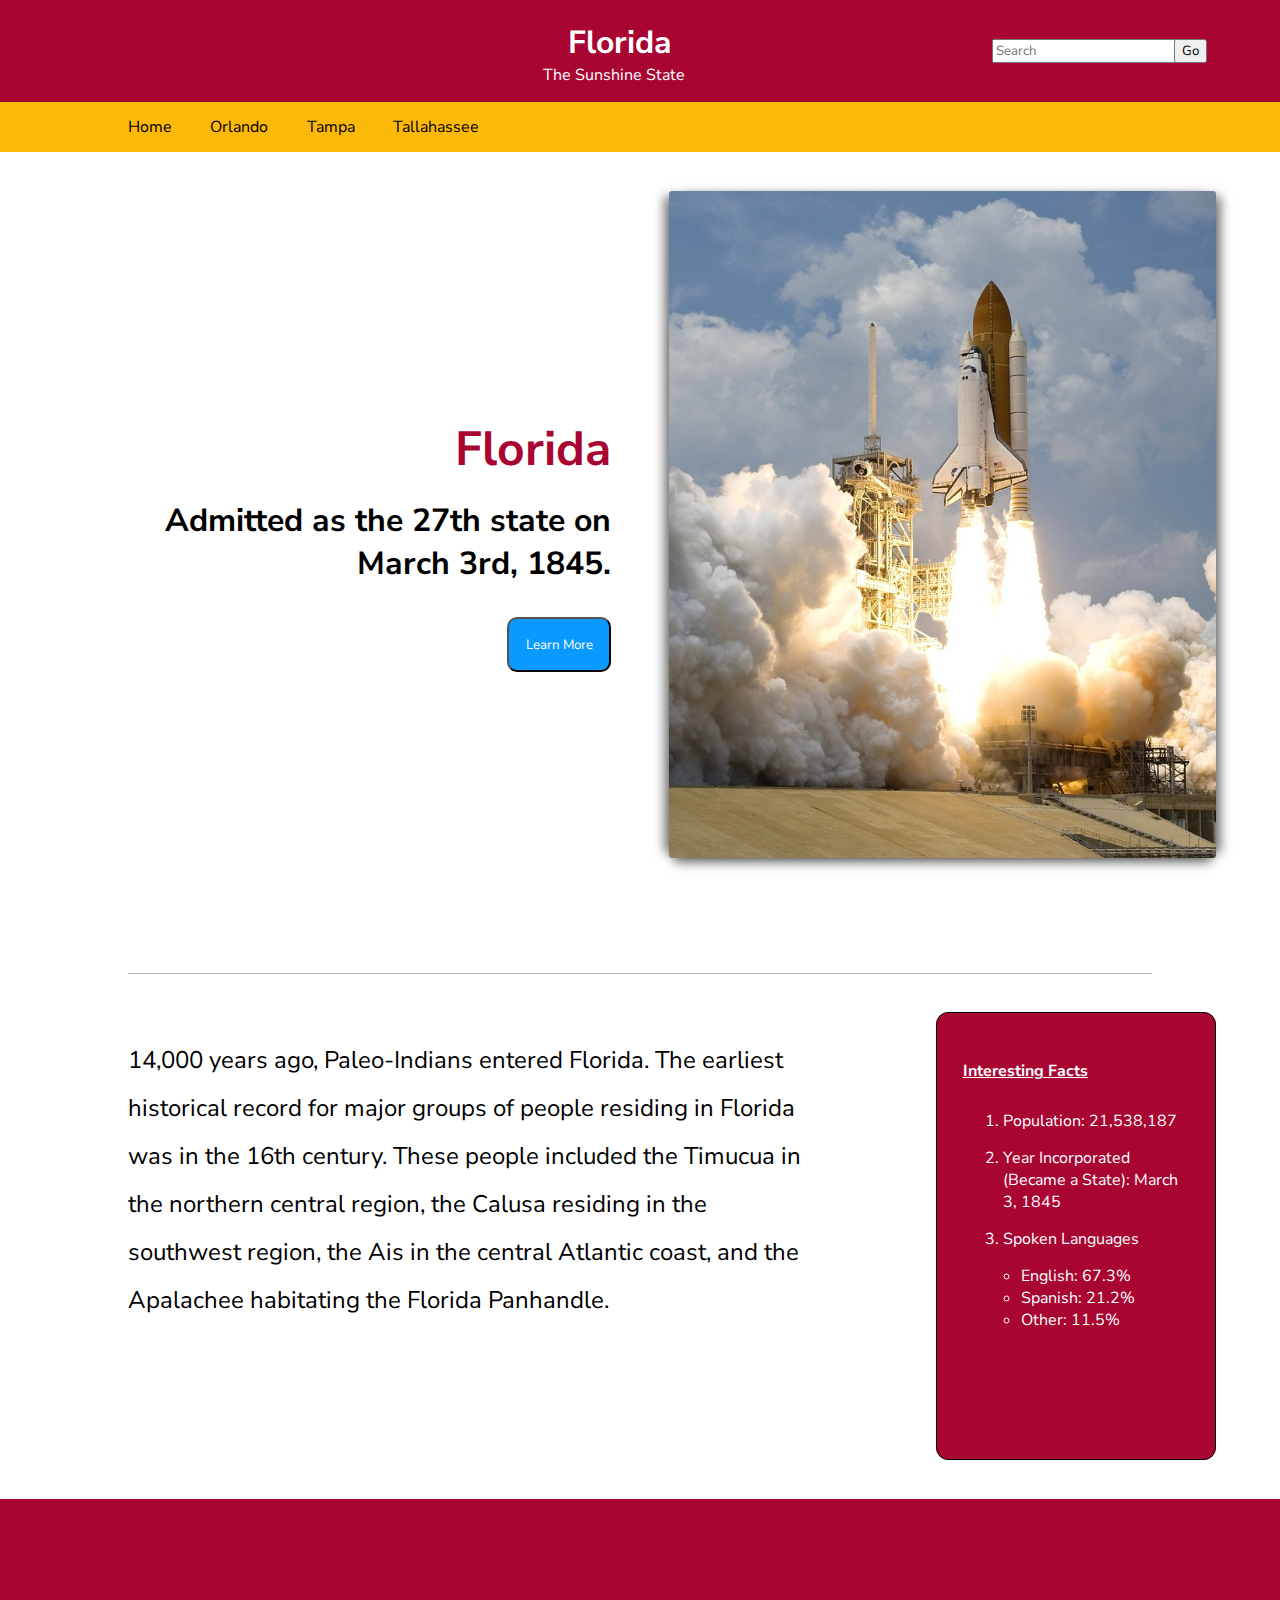
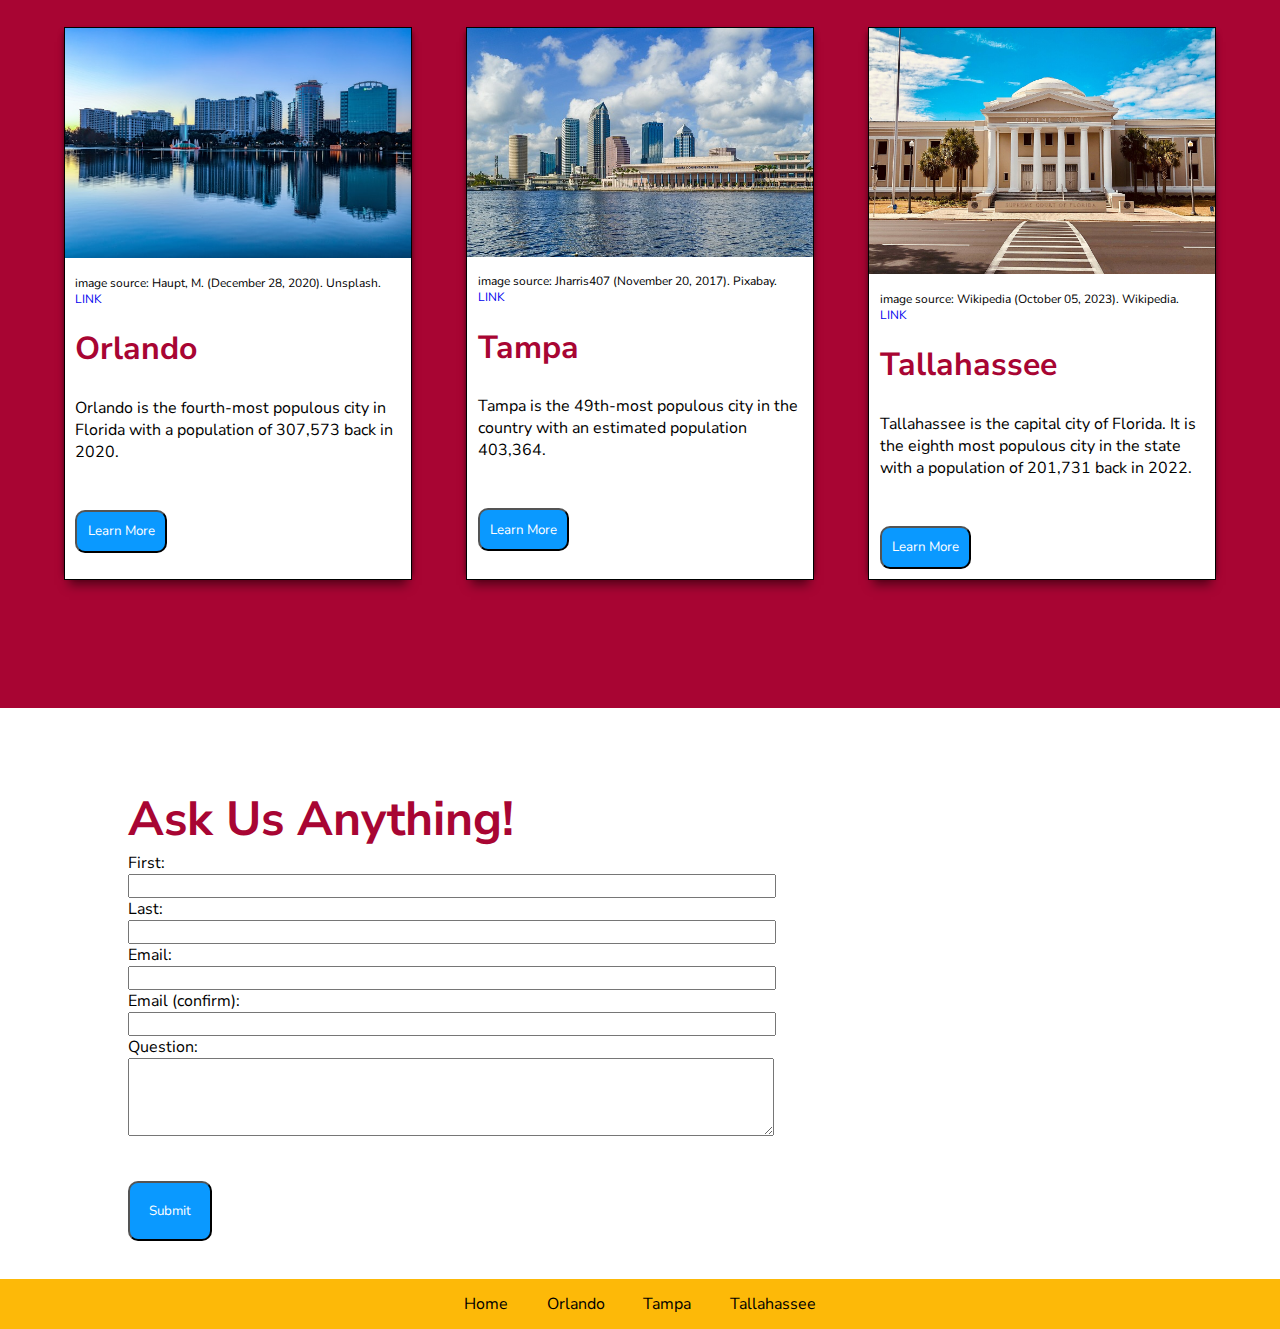
<file: index.html>
<!DOCTYPE html>
<!--[if lt IE 7]>      <html class="no-js lt-ie9 lt-ie8 lt-ie7"> <![endif]-->
<!--[if IE 7]>         <html class="no-js lt-ie9 lt-ie8"> <![endif]-->
<!--[if IE 8]>         <html class="no-js lt-ie9"> <![endif]-->
<!--[if gt IE 8]>      <html class="no-js"> <!--<![endif]-->
<html>
  <head>
    <meta charset="utf-8" />
    <meta http-equiv="X-UA-Compatible" content="IE=edge" />
    <title>Florida - The Sunshine State</title>
    <meta
      name="description"
      content="This website is strictly for demonstration purposes used for WGU's D277 - Front End Development course."
    />
    <meta name="viewport" content="width=device-width, initial-scale=1" />
    <link rel="stylesheet" href="./styles/index.css" />
    <link rel="stylesheet" href="./styles/global.css" />
    <link rel="preconnect" href="https://fonts.googleapis.com" />
    <link rel="preconnect" href="https://fonts.gstatic.com" crossorigin />
    <link
      href="https://fonts.googleapis.com/css2?family=Nunito+Sans:ital,opsz,wght@0,6..12,200..1000;1,6..12,200..1000&display=swap"
      rel="stylesheet"
    />
  </head>
  <body>
    <header>
      <div class="leftHeader">
        <h1 class="h1">Florida</h1>
        <p class="subtext">The Sunshine State</p>
      </div>
      <div class="search">
        <form><input class="input" placeholder="Search" /></form>
        <button class="button">Go</button>
      </div>
    </header>
    <nav>
      <ul class="ul">
        <li class="li">
          <a class="link" href="./index.html" target="_self">Home</a>
        </li>
        <li class="li">
          <a class="link" href="./orlando.html" target="_self">Orlando</a>
        </li>
        <li class="li">
          <a class="link" href="./tampa.html" target="_self">Tampa</a>
        </li>
        <li class="li">
          <a class="link" href="./tallahassee.html" target="_self"
            >Tallahassee</a
          >
        </li>
      </ul>
    </nav>
    <main>
      <section class="hero">
        <div class="leftFlex">
          <h2 class="h2">Florida</h2>
          <h3 class="h3">Admitted as the 27th state on March 3rd, 1845.</h3>
          <a class="link" href="#about" target="_self"
            ><button class="secondBtn">Learn More</button></a
          >
        </div>
        <div class="imgContainer">
          <img
            src="./public/rocket.jpg"
            alt="space shuttle rocket launching from pad."
            class="img"
          />
          <p class="srcCaption">
            image source: WikiImages (January 03, 2013). Pixabay.
            https://pixabay.com/photos/rocket-launch-rocket-take-off-67643/
          </p>
        </div>
      </section>
      <div id="divider"></div>

      <section id="about" class="rowTwo">
        <p class="paragraph row2Text">
          14,000 years ago, Paleo-Indians entered Florida. The earliest
          historical record for major groups of people residing in Florida was
          in the 16th century. These people included the Timucua in the northern
          central region, the Calusa residing in the southwest region, the Ais
          in the central Atlantic coast, and the Apalachee habitating the
          Florida Panhandle.
        </p>
        <aside class="aside">
          <h4 class="h4">Interesting Facts</h4>
          <ol class="ol">
            <li>Population: 21,538,187</li>
            <li>Year Incorporated (Became a State): March 3, 1845</li>
            <li>Spoken Languages</li>
            <ul class="ul">
              <li>English: 67.3%</li>
              <li>Spanish: 21.2%</li>
              <li>Other: 11.5%</li>
            </ul>
          </ol>
        </aside>
      </section>
      <div class="clearfix"></div>
      <section class="rowThree">
        <!-- Orlando Card -->
        <div class="card">
          <img
            src="./public/orlando.jpg"
            alt="Orlando skyline and Lake Eola"
            class="cardImg"
          />
          <p class="cardSubtext">
            image source: Haupt, M. (December 28, 2020). Unsplash.
            <a
              href="https://unsplash.com/photos/city-skyline-across-body-of-water-during-daytime-Tyn3-Cljx-A"
              target="_blank"
              >LINK</a
            >
          </p>
          <h3 class="h3">Orlando</h3>
          <p class="cardText">
            Orlando is the fourth-most populous city in Florida with a
            population of 307,573 back in 2020.
          </p>
          <a class="link" href="./orlando.html" target="_self"
            ><button class="cardBtn secondBtn">Learn More</button></a
          >
        </div>
        <!-- Tampa Card -->
        <div class="card">
          <img
            src="./public/tampaSkyline.jpg"
            alt="Tampa skyline"
            class="cardImg"
          />
          <p class="cardSubtext">
            image source: Jharris407 (November 20, 2017). Pixabay.
            <a
              href="https://pixabay.com/photos/tampa-downtown-tampa-tampa-fl-2963497/"
              target="_blank"
              >LINK</a
            >
          </p>
          <h3 class="h3">Tampa</h3>
          <p class="cardText">
            Tampa is the 49th-most populous city in the country with an
            estimated population 403,364.
          </p>
          <a href="./tampa.html" target="_self"
            ><button class="cardBtn secondBtn">Learn More</button></a
          >
        </div>
        <!-- Tallahassee Card -->
        <div class="card">
          <img
            src="./public/tallahassee.jpg"
            alt="Tallahassee Florida Supreme Court Building"
            class="cardImg"
          />
          <p class="cardSubtext">
            image source: Wikipedia (October 05, 2023). Wikipedia.
            <a
              href="https://en.wikipedia.org/wiki/Tallahassee,_Florida#/media/File:Florida_Supreme_Court_2022.jpg"
              target="_blank"
              >LINK</a
            >
          </p>
          <h3 class="h3">Tallahassee</h3>
          <p class="cardText">
            Tallahassee is the capital city of Florida. It is the eighth most
            populous city in the state with a population of 201,731 back in
            2022.
          </p>
          <a href="./tallahassee.html" target="_self">
            <button class="cardBtn secondBtn">Learn More</button></a
          >
        </div>
      </section>
      <section class="formContainer">
        <h2 class="h2">Ask Us Anything!</h2>
        <form id="form" action="" method="post">
          <div class="group">
            <label for="first">First:</label>
            <input type="text" id="first" name="first" required />
          </div>
          <div class="group">
            <label for="last">Last:</label>
            <input type="text" id="last" name="last" required />
          </div>
          <div class="group">
            <label for="email">Email:</label>
            <input type="email" id="email" name="email" required />
          </div>
          <div class="group">
            <label for="confirmation">Email (confirm):</label>
            <input
              type="email"
              id="confirmation"
              name="confirmation"
              required
            />
          </div>
          <div class="group">
            <label for="question">Question:</label>
            <textarea
              id="question"
              name="question"
              rows="4"
              required
            ></textarea>
          </div>
          <div class="group">
            <div id="error" class="error">
              <p>*Your email addresses do not match. Please try again.</p>
            </div>
            <button class="secondBtn" type="submit">Submit</button>
          </div>
        </form>
      </section>
    </main>
    <footer class="footer">
      <ul class="ul">
        <li class="li">
          <a class="link" href="./index.html" target="_self">Home</a>
        </li>
        <li class="li">
          <a class="link" href="./orlando.html" target="_self">Orlando</a>
        </li>
        <li class="li">
          <a class="link" href="./tampa.html" target="_self">Tampa</a>
        </li>
        <li class="li">
          <a class="link" href="./tallahassee.html" target="_self"
            >Tallahassee</a
          >
        </li>
      </ul>
    </footer>
    <!-- the form script to check email addresses -->
    <script async>
      document.getElementById("form").addEventListener("submit", (event) => {
        event.preventDefault();
        const email = document.getElementById("email").value;
        const confirm = document.getElementById("confirmation").value;
        const error = document.getElementById("error");

        if (email !== confirm) {
          event.preventDefault();
          error.style.display = "block";
        } else {
          console.log("Form Submitted");
          document.getElementById("form").reset();
          error.style.display = "none";
        }
      });
    </script>
  </body>
</html>
</file>
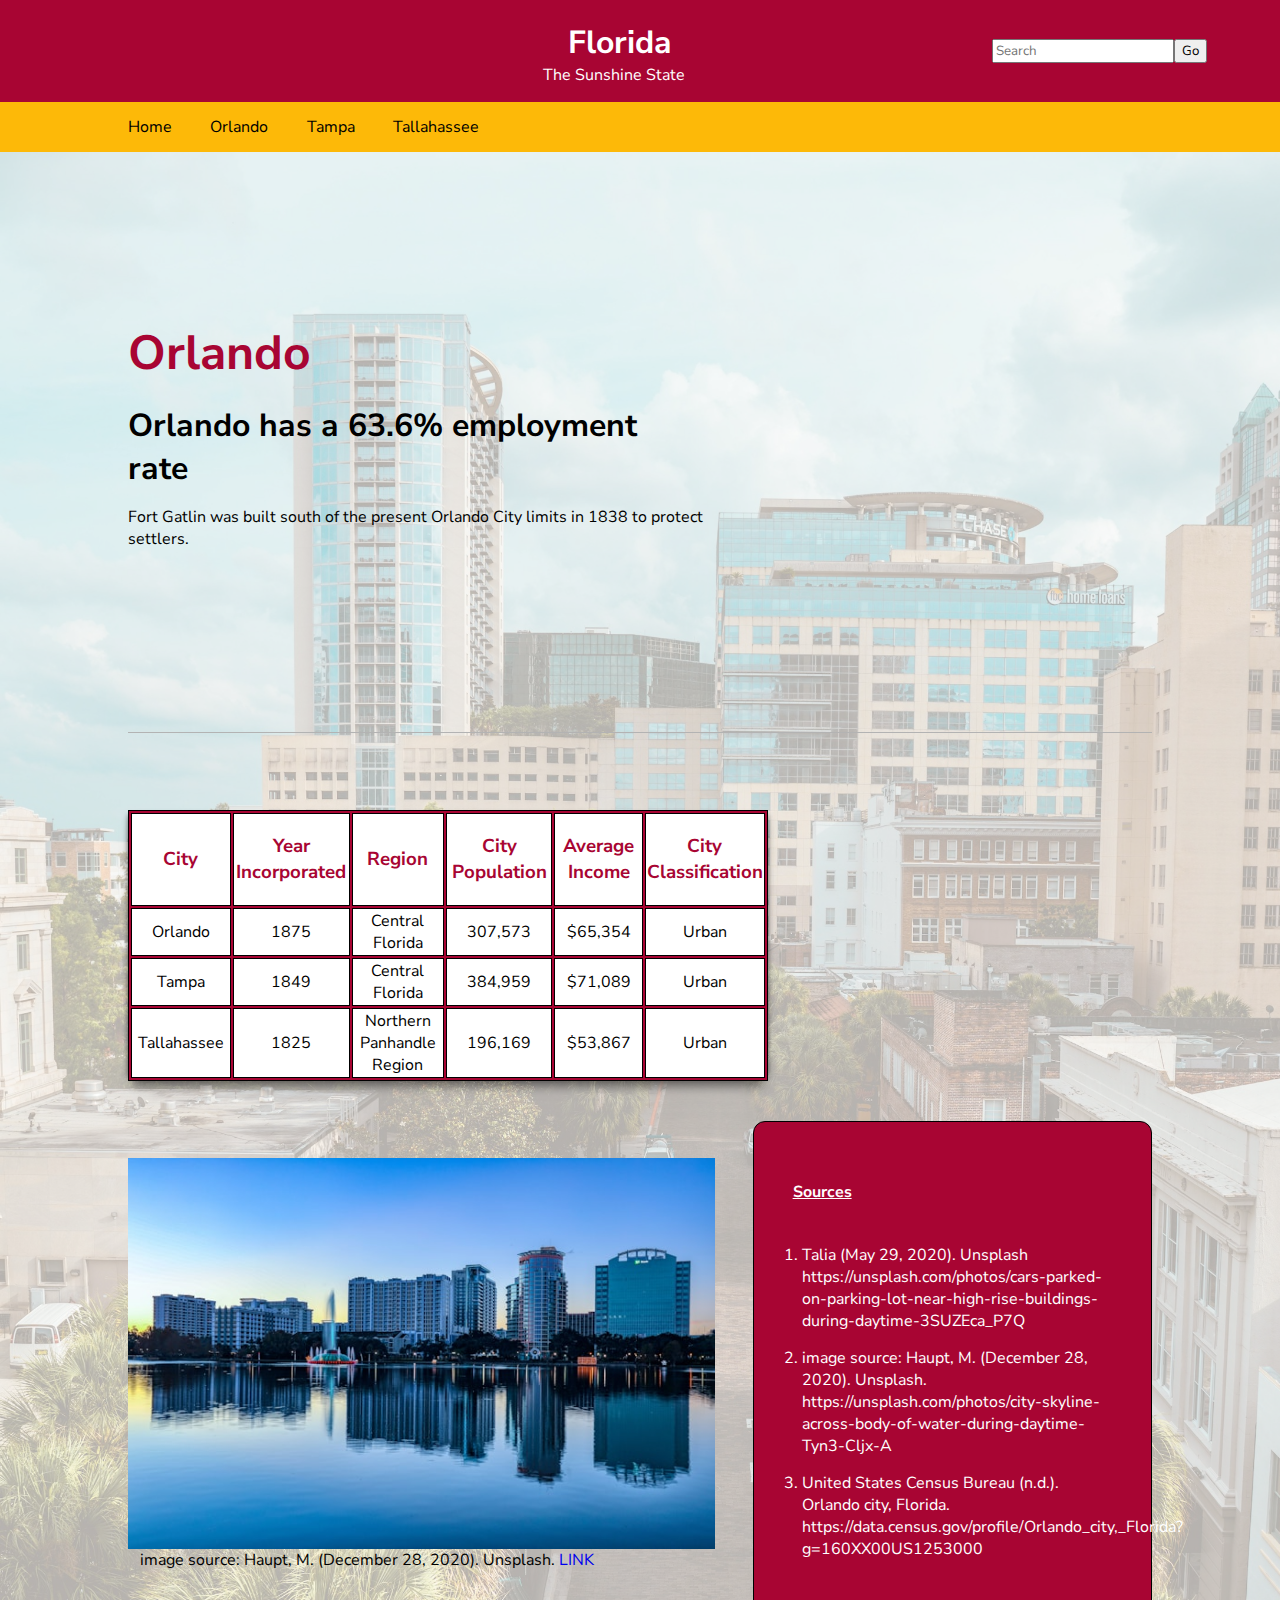
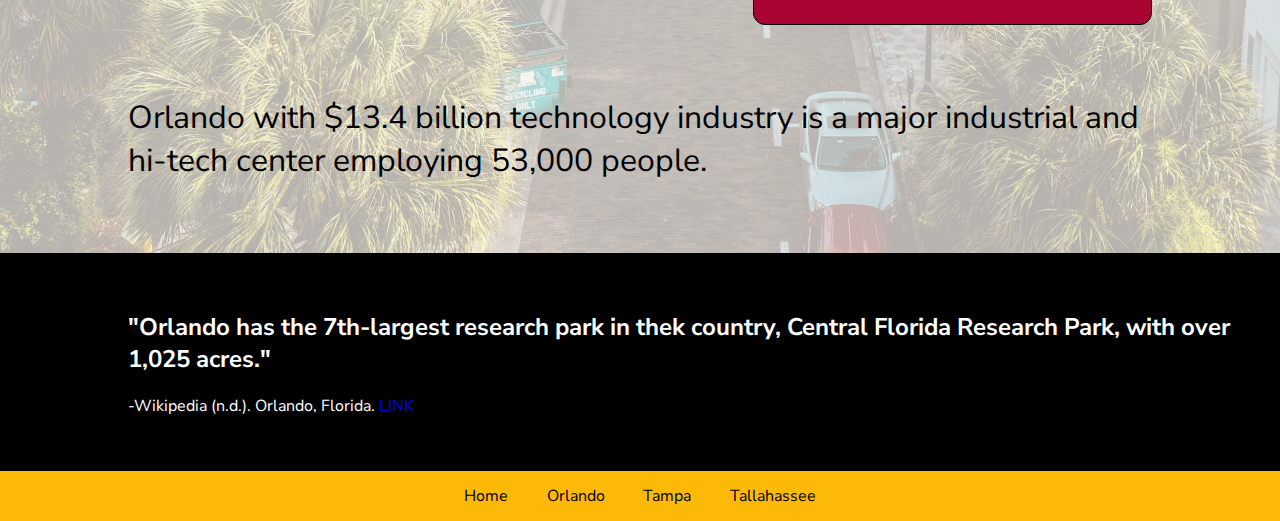
<file: orlando.html>
<!DOCTYPE html>
<!--[if lt IE 7]>      <html class="no-js lt-ie9 lt-ie8 lt-ie7"> <![endif]-->
<!--[if IE 7]>         <html class="no-js lt-ie9 lt-ie8"> <![endif]-->
<!--[if IE 8]>         <html class="no-js lt-ie9"> <![endif]-->
<!--[if gt IE 8]>      <html class="no-js"> <!--<![endif]-->
<html>
  <head>
    <meta charset="utf-8" />
    <meta http-equiv="X-UA-Compatible" content="IE=edge" />
    <title>Orlando | Florida</title>
    <meta
      name="description"
      content="This website is strictly for demonstration purposes used for WGU's D277 - Front End Development course."
    />
    <meta name="viewport" content="width=device-width, initial-scale=1" />
    <link rel="stylesheet" href="./styles/orlando.css" />
    <link rel="stylesheet" href="./styles/global.css" />
    <link rel="preconnect" href="https://fonts.googleapis.com" />
    <link rel="preconnect" href="https://fonts.gstatic.com" crossorigin />
    <link
      href="https://fonts.googleapis.com/css2?family=Nunito+Sans:ital,opsz,wght@0,6..12,200..1000;1,6..12,200..1000&display=swap"
      rel="stylesheet"
    />
  </head>
  <header>
    <div class="leftHeader">
      <h1 class="h1">Florida</h1>
      <p class="subtext">The Sunshine State</p>
    </div>
    <div class="search">
      <form><input class="input" placeholder="Search" /></form>
      <button class="button">Go</button>
    </div>
  </header>
  <nav>
    <ul class="ul">
      <li class="li">
        <a class="link" href="./index.html" target="_self">Home</a>
      </li>
      <li class="li">
        <a class="link" href="./orlando.html" target="_self">Orlando</a>
      </li>
      <li class="li">
        <a class="link" href="./tampa.html" target="_self">Tampa</a>
      </li>
      <li class="li">
        <a class="link" href="./tallahassee.html" target="_self">Tallahassee</a>
      </li>
    </ul>
  </nav>
  <body>
    <section class="hero">
      <div class="leftFlex">
        <h2 class="h2">Orlando</h2>
        <h3 class="h3">Orlando has a 63.6% employment rate</h3>
        <p>
          Fort Gatlin was built south of the present Orlando City limits in 1838
          to protect settlers.
        </p>
      </div>
    </section>
    <div id="divider"></div>

    <!-- data table starts here -->
    <section class="tableContainer">
      <table id="table">
        <tr class="tr">
          <th><h3>City</h3></th>
          <th><h3>Year Incorporated</h3></th>
          <th><h3>Region</h3></th>
          <th><h3>City Population</h3></th>
          <th><h3>Average Income</h3></th>
          <th><h3>City Classification</h3></th>
        </tr>
        <tr class="tr">
          <td>Orlando</td>
          <td>1875</td>
          <td>Central Florida</td>
          <td>307,573</td>
          <td>$65,354</td>
          <td>Urban</td>
        </tr>
        <tr class="tr">
          <td>Tampa</td>
          <td>1849</td>
          <td>Central Florida</td>
          <td>384,959</td>
          <td>$71,089</td>
          <td>Urban</td>
        </tr>
        <tr class="tr">
          <td>Tallahassee</td>
          <td>1825</td>
          <td>Northern Panhandle Region</td>
          <td>196,169</td>
          <td>$53,867</td>
          <td>Urban</td>
        </tr>
      </table>
    </section>
    <!-- row two begins here -->
    <section id="about" class="rowTwo">
      <div class="imgContainer">
        <img
          src="./public/orlando.jpg"
          alt="Orlando, Florida skyline"
          class="img"
        />
        <p class="subtext">
          image source: Haupt, M. (December 28, 2020). Unsplash.
          <a
            href="https://unsplash.com/photos/city-skyline-across-body-of-water-during-daytime-Tyn3-Cljx-A"
            target="_blank"
            >LINK</a
          >
        </p>
      </div>
      <aside class="aside">
        <h4 class="h4">Sources</h4>
        <ol class="ol">
          <li>
            Talia (May 29, 2020). Unsplash
            <a
              class="link"
              href="https://unsplash.com/photos/cars-parked-on-parking-lot-near-high-rise-buildings-during-daytime-3SUZEca_P7Q"
              target="_blank"
              >https://unsplash.com/photos/cars-parked-on-parking-lot-near-high-rise-buildings-during-daytime-3SUZEca_P7Q</a
            >
          </li>
          <li>
            image source: Haupt, M. (December 28, 2020). Unsplash.
            <a
              class="link"
              href="https://unsplash.com/photos/city-skyline-across-body-of-water-during-daytime-Tyn3-Cljx-A"
              target="_blank"
              >https://unsplash.com/photos/city-skyline-across-body-of-water-during-daytime-Tyn3-Cljx-A</a
            >
          </li>
          <li>
            United States Census Bureau (n.d.). Orlando city, Florida.
            <a
              class="link"
              href="https://data.census.gov/profile/Orlando_city,_Florida?g=160XX00US1253000"
              target="_blank"
              >https://data.census.gov/profile/Orlando_city,_Florida?g=160XX00US1253000</a
            >
          </li>
        </ol>
      </aside>
    </section>
    <div class="clear"></div>
    <section class="rowThree">
      <p>
        Orlando with $13.4 billion technology industry is a major industrial and
        hi-tech center employing 53,000 people.
      </p>
      <aside class="aside2">
        <h2>
          "Orlando has the 7th-largest research park in thek country, Central
          Florida Research Park, with over 1,025 acres."
        </h2>
        <p class="srcCaption">
          -Wikipedia (n.d.). Orlando, Florida.
          <a
            href="https://en.wikipedia.org/wiki/Orlando,_Florida"
            target="_blank"
            >LINK</a
          >
        </p>
      </aside>
    </section>
    <div class="clear"></div>

    <footer class="footer">
      <ul class="ul">
        <li class="li">
          <a class="link" href="./index.html" target="_self">Home</a>
        </li>
        <li class="li">
          <a class="link" href="./orlando.html" target="_self">Orlando</a>
        </li>
        <li class="li">
          <a class="link" href="./tampa.html" target="_self">Tampa</a>
        </li>
        <li class="li">
          <a class="link" href="./tallahassee.html" target="_self"
            >Tallahassee</a
          >
        </li>
      </ul>
    </footer>
    <script src="" async defer></script>
  </body>
</html>
</file>
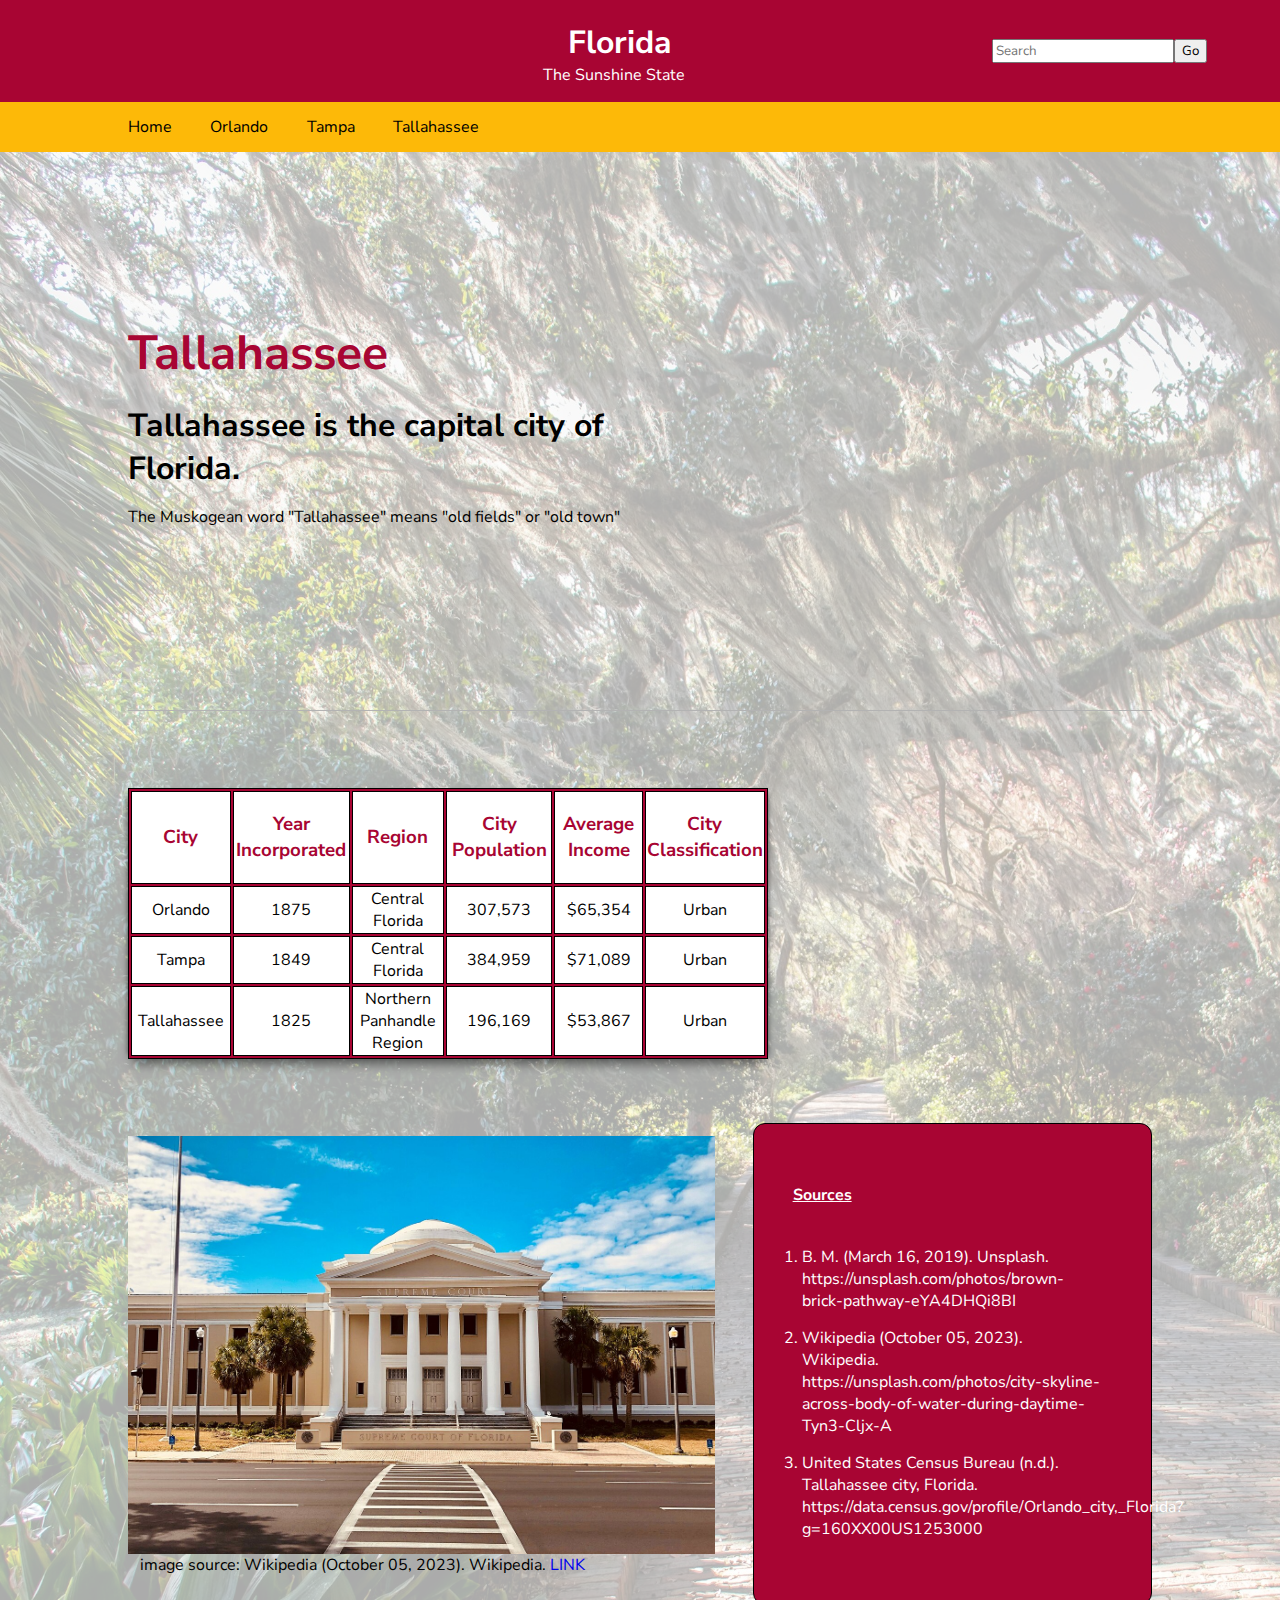
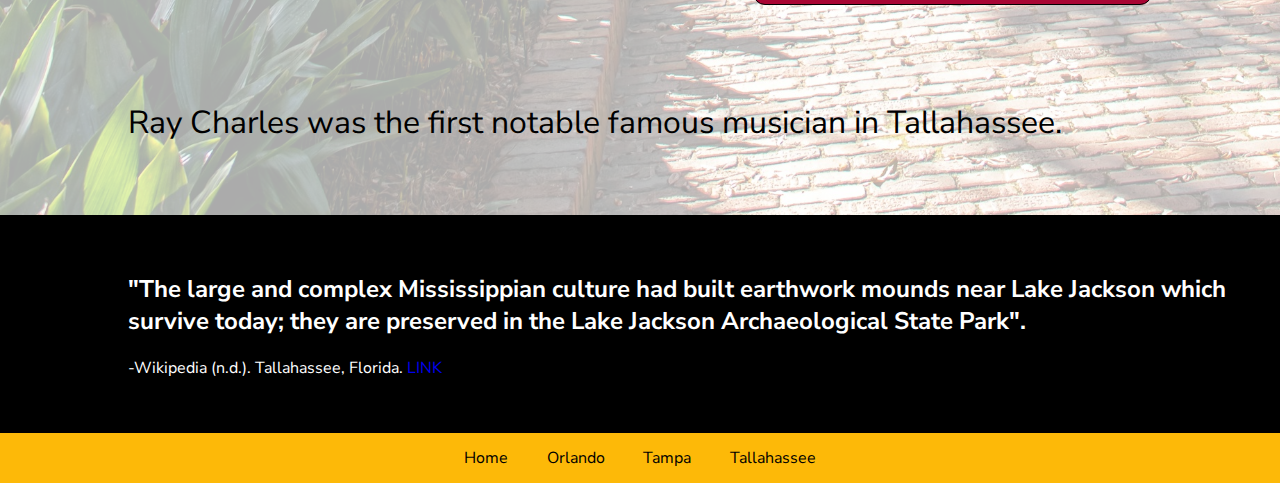
<file: tallahassee.html>
<!DOCTYPE html>
<!--[if lt IE 7]>      <html class="no-js lt-ie9 lt-ie8 lt-ie7"> <![endif]-->
<!--[if IE 7]>         <html class="no-js lt-ie9 lt-ie8"> <![endif]-->
<!--[if IE 8]>         <html class="no-js lt-ie9"> <![endif]-->
<!--[if gt IE 8]>      <html class="no-js"> <!--<![endif]-->
<html>
  <head>
    <meta charset="utf-8" />
    <meta http-equiv="X-UA-Compatible" content="IE=edge" />
    <title>Tallahassee | Florida</title>
    <meta
      name="description"
      content="This website is strictly for demonstration purposes used for WGU's D277 - Front End Development course."
    />
    <meta name="viewport" content="width=device-width, initial-scale=1" />
    <link rel="stylesheet" href="./styles/tallahassee.css" />
    <link rel="stylesheet" href="./styles/global.css" />
    <link rel="preconnect" href="https://fonts.googleapis.com" />
    <link rel="preconnect" href="https://fonts.gstatic.com" crossorigin />
    <link
      href="https://fonts.googleapis.com/css2?family=Nunito+Sans:ital,opsz,wght@0,6..12,200..1000;1,6..12,200..1000&display=swap"
      rel="stylesheet"
    />
  </head>
  <header>
    <div class="leftHeader">
      <h1 class="h1">Florida</h1>
      <p class="subtext">The Sunshine State</p>
    </div>
    <div class="search">
      <form><input class="input" placeholder="Search" /></form>
      <button class="button">Go</button>
    </div>
  </header>
  <nav>
    <ul class="ul">
      <li class="li">
        <a class="link" href="./index.html" target="_self">Home</a>
      </li>
      <li class="li">
        <a class="link" href="./orlando.html" target="_self">Orlando</a>
      </li>
      <li class="li">
        <a class="link" href="./tampa.html" target="_self">Tampa</a>
      </li>
      <li class="li">
        <a class="link" href="./tallahassee.html" target="_self">Tallahassee</a>
      </li>
    </ul>
  </nav>
  <body>
    <section class="hero">
      <div class="leftFlex">
        <h2 class="h2">Tallahassee</h2>
        <h3 class="h3">Tallahassee is the capital city of Florida.</h3>
        <p>The Muskogean word "Tallahassee" means "old fields" or "old town"</p>
      </div>
    </section>
    <div id="divider"></div>

    <!-- data table starts here -->
    <section class="tableContainer">
      <table id="table">
        <tr class="tr">
          <th><h3>City</h3></th>
          <th><h3>Year Incorporated</h3></th>
          <th><h3>Region</h3></th>
          <th><h3>City Population</h3></th>
          <th><h3>Average Income</h3></th>
          <th><h3>City Classification</h3></th>
        </tr>
        <tr class="tr">
          <td>Orlando</td>
          <td>1875</td>
          <td>Central Florida</td>
          <td>307,573</td>
          <td>$65,354</td>
          <td>Urban</td>
        </tr>
        <tr class="tr">
          <td>Tampa</td>
          <td>1849</td>
          <td>Central Florida</td>
          <td>384,959</td>
          <td>$71,089</td>
          <td>Urban</td>
        </tr>
        <tr class="tr">
          <td>Tallahassee</td>
          <td>1825</td>
          <td>Northern Panhandle Region</td>
          <td>196,169</td>
          <td>$53,867</td>
          <td>Urban</td>
        </tr>
      </table>
    </section>
    <!-- row two begins here -->
    <section id="about" class="rowTwo">
      <div class="imgContainer">
        <img
          src="./public/tallahassee.jpg"
          alt="Tallahassee, Florida Supreme Court building"
          class="img"
        />
        <p class="subtext">
          image source: Wikipedia (October 05, 2023). Wikipedia.
          <a
            href="https://en.wikipedia.org/wiki/Tallahassee,_Florida#/media/File:Florida_Supreme_Court_2022.jpg"
            target="_blank"
            >LINK</a
          >
        </p>
      </div>
      <aside class="aside">
        <h4 class="h4">Sources</h4>
        <ol class="ol">
          <li>
            B. M. (March 16, 2019). Unsplash.
            <a
              class="link"
              href="https://unsplash.com/photos/brown-brick-pathway-eYA4DHQi8BI"
              target="_blank"
              >https://unsplash.com/photos/brown-brick-pathway-eYA4DHQi8BI</a
            >
          </li>
          <li>
            Wikipedia (October 05, 2023). Wikipedia.
            <a
              class="link"
              href="https://en.wikipedia.org/wiki/Tallahassee,_Florida#/media/File:Florida_Supreme_Court_2022.jpg"
              target="_blank"
              >https://unsplash.com/photos/city-skyline-across-body-of-water-during-daytime-Tyn3-Cljx-A</a
            >
          </li>
          <li>
            United States Census Bureau (n.d.). Tallahassee city, Florida.
            <a
              class="link"
              href="https://data.census.gov/profile/Tallahassee_city,_Florida?g=160XX00US1270600"
              target="_blank"
              >https://data.census.gov/profile/Orlando_city,_Florida?g=160XX00US1253000</a
            >
          </li>
        </ol>
      </aside>
    </section>
    <div class="clear"></div>
    <section class="rowThree">
      <p>Ray Charles was the first notable famous musician in Tallahassee.</p>
      <aside class="aside2">
        <h2>
          "The large and complex Mississippian culture had built earthwork
          mounds near Lake Jackson which survive today; they are preserved in
          the Lake Jackson Archaeological State Park".
        </h2>
        <p class="srcCaption">
          -Wikipedia (n.d.). Tallahassee, Florida.
          <a
            href="https://en.wikipedia.org/wiki/Tallahassee,_Florida"
            target="_blank"
            >LINK</a
          >
        </p>
      </aside>
    </section>
    <div class="clear"></div>

    <footer class="footer">
      <ul class="ul">
        <li class="li">
          <a class="link" href="./index.html" target="_self">Home</a>
        </li>
        <li class="li">
          <a class="link" href="./orlando.html" target="_self">Orlando</a>
        </li>
        <li class="li">
          <a class="link" href="./tampa.html" target="_self">Tampa</a>
        </li>
        <li class="li">
          <a class="link" href="./tallahassee.html" target="_self"
            >Tallahassee</a
          >
        </li>
      </ul>
    </footer>
    <script src="" async defer></script>
  </body>
</html>
</file>
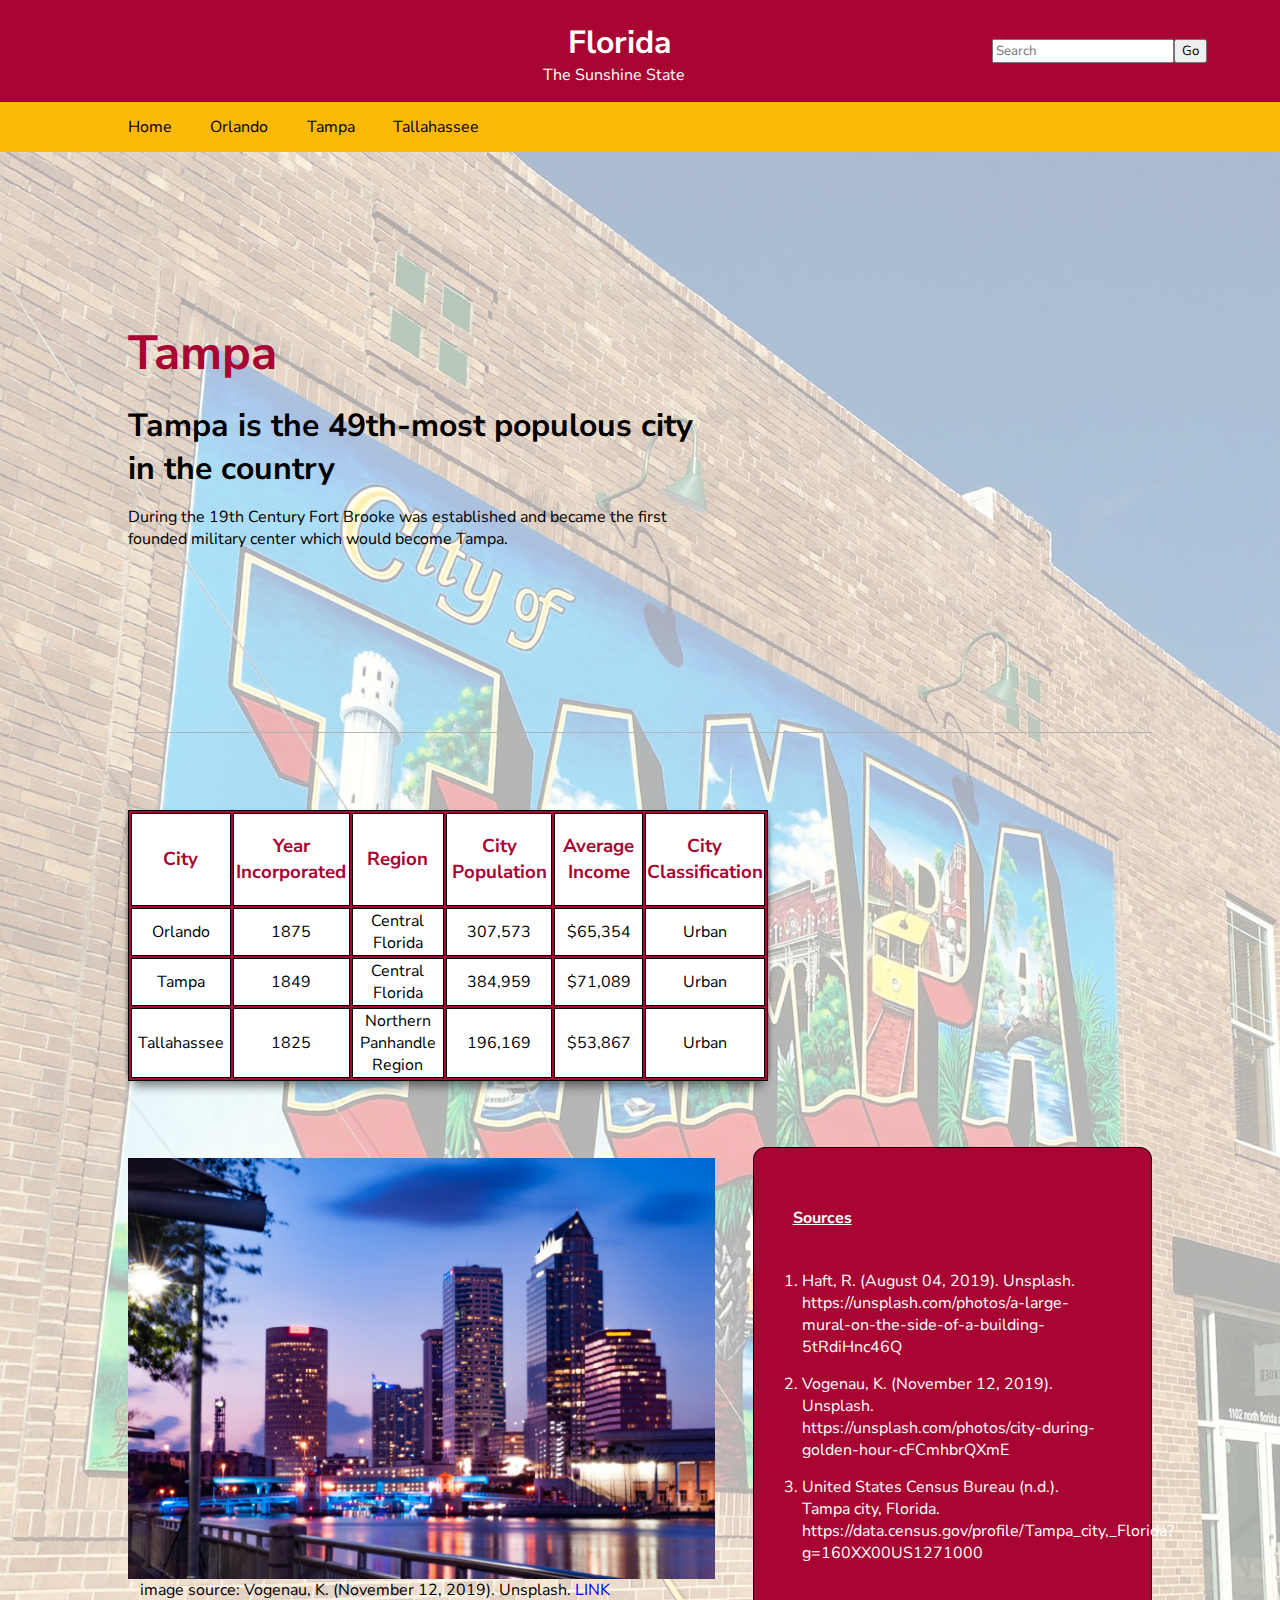
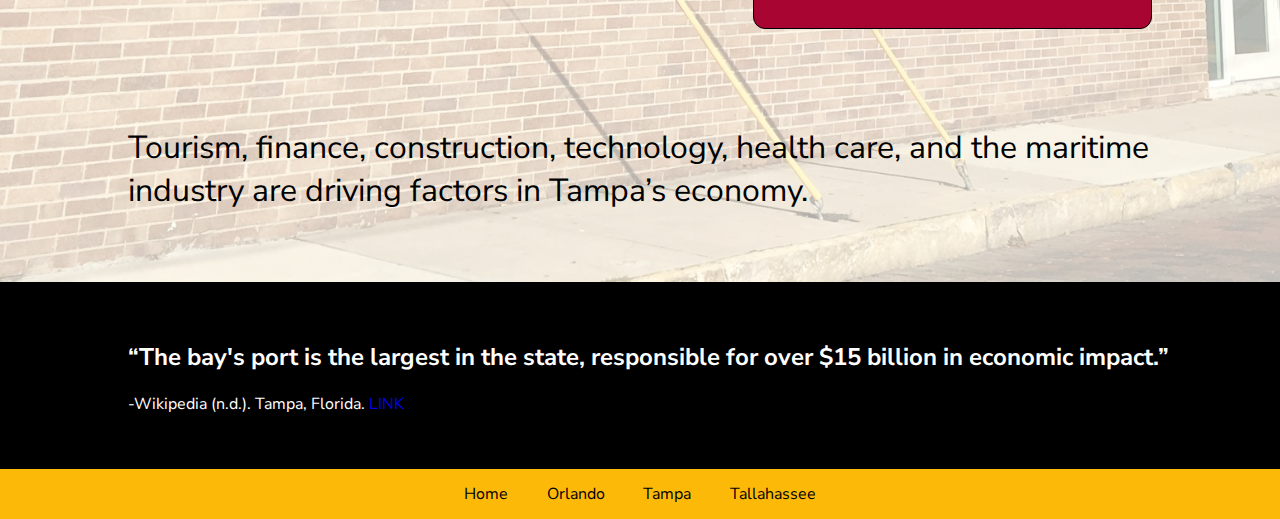
<file: tampa.html>
<!DOCTYPE html>
<!--[if lt IE 7]>      <html class="no-js lt-ie9 lt-ie8 lt-ie7"> <![endif]-->
<!--[if IE 7]>         <html class="no-js lt-ie9 lt-ie8"> <![endif]-->
<!--[if IE 8]>         <html class="no-js lt-ie9"> <![endif]-->
<!--[if gt IE 8]>      <html class="no-js"> <!--<![endif]-->
<html>
  <head>
    <meta charset="utf-8" />
    <meta http-equiv="X-UA-Compatible" content="IE=edge" />
    <title>Tampa | Florida</title>
    <meta
      name="description"
      content="This website is strictly for demonstration purposes used for WGU's D277 - Front End Development course."
    />
    <meta name="viewport" content="width=device-width, initial-scale=1" />
    <link rel="stylesheet" href="./styles/tampa.css" />
    <link rel="stylesheet" href="./styles/global.css" />
    <link rel="preconnect" href="https://fonts.googleapis.com" />
    <link rel="preconnect" href="https://fonts.gstatic.com" crossorigin />
    <link
      href="https://fonts.googleapis.com/css2?family=Nunito+Sans:ital,opsz,wght@0,6..12,200..1000;1,6..12,200..1000&display=swap"
      rel="stylesheet"
    />
  </head>
  <header>
    <div class="leftHeader">
      <h1 class="h1">Florida</h1>
      <p class="subtext">The Sunshine State</p>
    </div>
    <div class="search">
      <form><input class="input" placeholder="Search" /></form>
      <button class="button">Go</button>
    </div>
  </header>
  <nav>
    <ul class="ul">
      <li class="li">
        <a class="link" href="./index.html" target="_self">Home</a>
      </li>
      <li class="li">
        <a class="link" href="./orlando.html" target="_self">Orlando</a>
      </li>
      <li class="li">
        <a class="link" href="./tampa.html" target="_self">Tampa</a>
      </li>
      <li class="li">
        <a class="link" href="./tallahassee.html" target="_self">Tallahassee</a>
      </li>
    </ul>
  </nav>
  <body>
    <section class="hero">
      <div class="leftFlex">
        <h2 class="h2">Tampa</h2>
        <h3 class="h3">Tampa is the 49th-most populous city in the country</h3>
        <p>
          During the 19th Century Fort Brooke was established and became the
          first founded military center which would become Tampa.
        </p>
      </div>
    </section>
    <div id="divider"></div>

    <!-- data table starts here -->
    <section class="tableContainer">
      <table id="table">
        <tr class="tr">
          <th><h3>City</h3></th>
          <th><h3>Year Incorporated</h3></th>
          <th><h3>Region</h3></th>
          <th><h3>City Population</h3></th>
          <th><h3>Average Income</h3></th>
          <th><h3>City Classification</h3></th>
        </tr>
        <tr class="tr">
          <td>Orlando</td>
          <td>1875</td>
          <td>Central Florida</td>
          <td>307,573</td>
          <td>$65,354</td>
          <td>Urban</td>
        </tr>
        <tr class="tr">
          <td>Tampa</td>
          <td>1849</td>
          <td>Central Florida</td>
          <td>384,959</td>
          <td>$71,089</td>
          <td>Urban</td>
        </tr>
        <tr class="tr">
          <td>Tallahassee</td>
          <td>1825</td>
          <td>Northern Panhandle Region</td>
          <td>196,169</td>
          <td>$53,867</td>
          <td>Urban</td>
        </tr>
      </table>
    </section>
    <!-- row two begins here -->
    <section id="about" class="rowTwo">
      <div class="imgContainer">
        <img src="./public/tampaNight.jpg" alt"Tampa, Florida skyline at dusk"
        class="img"/>
        <p class="subtext">
          image source: Vogenau, K. (November 12, 2019). Unsplash.
          <a
            href="https://unsplash.com/photos/city-during-golden-hour-cFCmhbrQXmE"
            target="_blank"
            >LINK</a
          >
        </p>
      </div>
      <aside class="aside">
        <h4 class="h4">Sources</h4>
        <ol class="ol">
          <li>
            Haft, R. (August 04, 2019). Unsplash.
            <a
              class="link"
              href="https://unsplash.com/photos/a-large-mural-on-the-side-of-a-building-5tRdiHnc46Q"
              target="_blank"
              >https://unsplash.com/photos/a-large-mural-on-the-side-of-a-building-5tRdiHnc46Q</a
            >
          </li>
          <li>
            Vogenau, K. (November 12, 2019). Unsplash.
            <a
              class="link"
              href="https://unsplash.com/photos/city-during-golden-hour-cFCmhbrQXmE"
              target="_blank"
              >https://unsplash.com/photos/city-during-golden-hour-cFCmhbrQXmE</a
            >
          </li>
          <li>
            United States Census Bureau (n.d.). Tampa city, Florida.
            <a
              class="link"
              href="https://data.census.gov/profile/Tampa_city,_Florida?g=160XX00US1271000"
              target="_blank"
              >https://data.census.gov/profile/Tampa_city,_Florida?g=160XX00US1271000</a
            >
          </li>
        </ol>
      </aside>
    </section>
    <div class="clear"></div>
    <section class="rowThree">
      <p>
        Tourism, finance, construction, technology, health care, and the
        maritime industry are driving factors in Tampa’s economy.
      </p>
      <aside class="aside2">
        <h2>
          “The bay's port is the largest in the state, responsible for over $15
          billion in economic impact.”
        </h2>
        <p class="srcCaption">
          -Wikipedia (n.d.). Tampa, Florida.
          <a href="https://en.wikipedia.org/wiki/Tampa,_Florida" target="_blank"
            >LINK</a
          >
        </p>
      </aside>
    </section>
    <div class="clear"></div>

    <footer class="footer">
      <ul class="ul">
        <li class="li">
          <a class="link" href="./index.html" target="_self">Home</a>
        </li>
        <li class="li">
          <a class="link" href="./orlando.html" target="_self">Orlando</a>
        </li>
        <li class="li">
          <a class="link" href="./tampa.html" target="_self">Tampa</a>
        </li>
        <li class="li">
          <a class="link" href="./tallahassee.html" target="_self"
            >Tallahassee</a
          >
        </li>
      </ul>
    </footer>
    <script src="" async defer></script>
  </body>
</html>
</file>
<file: styles/index.css>
.secondBtn > a {
  color: #ffffff;
}
.imgContainer {
  width: 50%;
  position: relative;
  height: auto;
  padding-top: 56.25%;
}

.img {
  position: absolute;
  top: 0;
  left: 0;
  height: 100%;
  width: 100%;
  object-fit: cover;
  border-radius: 3px;
  box-shadow: -10px 0 10px -5px rgba(0, 0, 0, 0.5),
    10px 0 10px -5px rgba(0, 0, 0, 0.5), 0 10px 10px -5px rgba(0, 0, 0, 0.5);
}

.srcCaption {
  font-size: 0.5rem;
  margin-top: 0;
}

.rowTwo {
  width: 100%;
  float: left;
  display: flex;
  height: fit-content;
  align-content: center;
  border-right: solid 1px #b3b3b3;
  align-content: center;
}

.row2Text {
  text-align: center;
  min-height: 400px;
  width: 75%;
}
.aside {
  float: right;
  width: 25%;
  background-color: #a80533;
  color: #ffffff;
  margin-right: 5%;
  border: solid 1px #000000;
  border-radius: 12px;
  padding: 2%;
}

.h4 {
  padding-bottom: 3%;
  text-decoration: underline;
}
.ol {
  display: flex;
  flex-direction: column;
  row-gap: 15px;
}
.ol > .ul {
  display: flex;
  flex-direction: column;
  list-style: circle;
}

.paragraph {
  padding-left: 10%;
  padding-right: 10%;
  font-size: 1.5rem;
  text-align: left;
  line-height: 3rem;
}
.clearfix {
  clear: both;
}
.rowThree {
  width: 90%;
  background-color: #a80533;
  padding: 10% 5%;
  margin-top: 3%;
  display: flex;
  flex-direction: row;
  justify-content: space-between;
}

.card {
  width: 30%;
  background-color: #ffffff;
  border: solid 1px #000000;
  box-shadow: -5px 0 5px -5px rgba(0, 0, 0, 0.5),
    5px 0 5px -5px rgba(0, 0, 0, 0.5), 0 10px 10px -5px rgba(0, 0, 0, 0.5);
}

.cardImg {
  width: 100%;
  margin-bottom: 0;
  padding-bottom: 0;
}
.card > h3 {
  color: #a80533;
  margin-bottom: 0;
  padding-bottom: 0 !important;
  margin-top: 0;
}

.card > h3,
.card > p {
  padding: 3%;
}

.cardSubtext {
  font-size: 0.75rem;
  margin-top: 0;
  margin-bottom: 0;
  padding-top: 0;
  padding-bottom: 0;
}
.cardBtn {
  padding: 3% !important;
  margin-left: 3%;
  margin-bottom: 3%;
}

a:hover {
  cursor: pointer;
}

.error {
  display: none;
}

.formContainer {
  width: 100%;
  padding-top: 3%;
  padding-bottom: 3%;
}

#form {
  width: 50%;
  padding-left: 10%;
}

.formContainer > h2 {
  padding-left: 10%;
}
.group,
label,
input,
textarea {
  width: 100%;
}

#error {
  color: #a80533;
}

@media screen and (max-width: 720px) {
  .hero {
    flex-direction: column !important;
  }
  .leftFlex {
    width: 100% !important;
    text-align: left !important;
    padding: 3% 10%;
  }
  .imgContainer {
    width: 100%;
  }
  .rowTwo {
    flex-direction: column;
    border: none;
    width: 100%;
  }
  .row2Text {
    font-size: 1rem;
    line-height: 1.5rem;
    min-height: unset;
  }
  .aside {
    width: 80%;
    margin: 0 auto;
  }
  .rowThree {
    flex-direction: column;
    row-gap: 12px;
  }
  .card {
    width: 100%;
  }
}
</file>
<file: styles/global.css>
html {
  margin: 0;
  padding: 0;
  overflow-x: hidden;
}

* {
  font-family: "Nunito Sans", sans-serif;
}
body {
  margin: 0;
  padding: 0;
  width: 100vw;
  max-width: 1590px;
  margin: 0 auto;
  overflow-x: hidden;
}

header {
  width: 100%;
  display: flex;
  flex-direction: row;
  align-items: center;
  background-color: #a80533;
}

nav {
  width: 100%;
  background-color: #fdb908;
  min-height: 50px;
  align-content: center;
}

.footer {
  justify-content: center;
  width: 100%;
  background-color: #fdb908;
  min-height: 50px;
  align-content: center;
}
.footer > .ul {
  justify-content: center;
  padding-left: initial;
}
a {
  text-decoration: none;
}
.secondBtn {
  margin-top: 6%;
  background-color: #0a99ff;
  color: #ffffff;
  padding: 3%;
  border-radius: 10px;
}
.link:hover {
  cursor: pointer !important;
  font-weight: bold;
}

button:hover {
  cursor: pointer;
}

.secondBtn:hover {
  color: #000000;
}
.leftHeader {
  width: 70%;
  display: flex;
  flex-direction: column;
  padding-right: 25%;
  text-align: right;
  color: #ffffff;
}
.h1 {
  margin-bottom: 0;
}
.subtext {
  padding-top: 0;
  margin-top: 0;
  position: relative;
  left: 2%;
}

.search {
  width: 30%;
  display: flex;
  flex-direction: row;
}

.ul {
  width: 100%;
  list-style: none;
  display: flex;
  flex-direction: row;
  column-gap: 3%;
  margin-top: 0;
  margin-bottom: 0;
  padding-left: 10%;
}

.li > a {
  color: #000000;
}

.hero {
  width: 90%;
  display: flex;
  flex-direction: row;
  align-items: center;
  column-gap: 5%;
  padding: 3% 5% 6% 5%;
  margin-bottom: 3%;
}
#divider {
  display: block;
  width: 80%;
  margin: 0 auto;
  background-color: #b3b3b3;
  height: 1px;
  margin-bottom: 3%;
}
.leftFlex {
  width: 50%;
  text-align: right;
}
.h2 {
  font-size: 3rem;
  color: #a80533;
  margin-bottom: 0;
}

.h3 {
  font-size: 2rem;
  margin-top: 3%;
  margin-bottom: 0;
}
.tableContainer {
  width: 100%;
  padding-top: 3%;
  padding-bottom: 3%;
}
#table {
  width: 50%;
  margin-left: 10%;
  margin-right: 3%;
  border: solid 1px #000000;
  background-color: #a80533;
  box-shadow: -5px 0 5px -5px rgba(0, 0, 0, 0.5),
    5px 0 5px -5px rgba(0, 0, 0, 0.5), 0 10px 10px -5px rgba(0, 0, 0, 0.5);
}

tr {
  border: solid 1px #000000;
  padding: 3%;
  text-align: center;
  background-color: #ffffff;
}
td,
th {
  border: solid 1px #000000;
  text-align: center;
  background-color: #ffffff;
  width: 20%;
}
th {
  color: #a80533;
}
@media screen and (max-width: 720px) {
  header {
    flex-direction: column;
  }
  .leftHeader {
    width: 100%;
    padding-right: unset;
    text-align: center;
  }
  .subtext {
    left: unset;
  }
  .search {
    width: 100%;
    justify-content: center;
    padding-bottom: 3%;
  }
  .ul {
    padding-left: unset;
    justify-content: space-around;
  }
  #table {
    width: 50%;
    margin-right: unset;
    margin-right: unset;
    margin: 0 auto;
  }
  tr,
  td,
  th {
    font-size: 0.5rem !important;
  }
}
</file>
<file: styles/orlando.css>
body {
  position: relative;
}
body::before {
  content: "";
  position: absolute;
  top: 0;
  left: 0;
  width: 100%;
  height: 100%;
  background-image: url("../public/downtownOrlando.jpg");
  background-size: cover;
  background-repeat: no-repeat;
  opacity: 0.33;
  z-index: -1;
}
.hero {
  padding: 10% 5% 10% 10% !important;
}
.leftFlex {
  text-align: left !important;
}
.rowTwo {
  width: 100%;
  display: flex;
  align-items: center;
  border-right: solid 1px #b3b3b3;
  align-content: center;
  justify-content: space-between;
}

.row2Text {
  text-align: center;
  min-height: 400px;
  width: 75%;
}
.aside {
  float: right;
  width: 25%;
  background-color: #a80533;
  color: #ffffff;
  margin-right: 10%;
  border: solid 1px #000000;
  border-radius: 12px;
  padding: 3%;
  height: fit-content;
}

.h4 {
  padding-bottom: 3%;
  text-decoration: underline;
}
.ol {
  display: flex;
  flex-direction: column;
  row-gap: 15px;
  padding: 3%;
}

.ol > .ul {
  display: flex;
  flex-direction: column;
  list-style: circle;
}
.imgContainer {
  width: 46%;
  display: flex;
  flex-direction: column;
  padding: 3% 3% 3% 10%;
}
.img {
  width: 100%;
}
.clear {
  clear: both;
}
.link {
  color: #ffffff;
}
.rowThree > p {
  padding: 3% 10%;
}
.aside2 {
  width: 100%;
  background-color: #000000;
  color: #ffffff;
  padding: 3% 10%;
  float: inline-start;
}
.aside2 > h2 {
  padding-right: 10%;
}
.rowThree > p {
  font-size: 2rem;
  font-weight: 400;
}
@media screen and (max-width: 720px) {
  #about {
    flex-direction: column;
  }
  .imgContainer {
    width: 100%;
    padding: unset;
  }
  .aside {
    width: 80%;
    margin: 0 auto;
  }
  .ol {
    font-size: 0.75rem;
  }
  .aside2 {
    padding: unset;
  }
  .aside2 > h2,
  .aside2 > p,
  .subtext {
    padding: unset;
    text-align: center;
  }
  .aside2 > h2 {
    font-size: 1rem;
    padding: 3%;
  }
}
</file>
<file: styles/tallahassee.css>
body {
  position: relative;
}
body::before {
  content: "";
  position: absolute;
  top: 0;
  left: 0;
  width: 100%;
  height: 100%;
  background-image: url("../public/statePark.jpg");
  background-size: cover;
  background-repeat: no-repeat;
  opacity: 0.33;
  z-index: -1;
}
.hero {
  padding: 10% 5% 10% 10% !important;
}
.leftFlex {
  text-align: left !important;
}
.rowTwo {
  width: 100%;
  display: flex;
  align-items: center;
  border-right: solid 1px #b3b3b3;
  align-content: center;
  justify-content: space-between;
}

.row2Text {
  text-align: center;
  min-height: 400px;
  width: 75%;
}
.aside {
  float: right;
  width: 25%;
  background-color: #a80533;
  color: #ffffff;
  margin-right: 10%;
  border: solid 1px #000000;
  border-radius: 12px;
  padding: 3%;
  height: fit-content;
}

.h4 {
  padding-bottom: 3%;
  text-decoration: underline;
}
.ol {
  display: flex;
  flex-direction: column;
  row-gap: 15px;
  padding: 3%;
}

.ol > .ul {
  display: flex;
  flex-direction: column;
  list-style: circle;
}
.imgContainer {
  width: 46%;
  display: flex;
  flex-direction: column;
  padding: 3% 3% 3% 10%;
}
.img {
  width: 100%;
}
.clear {
  clear: both;
}
.link {
  color: #ffffff;
}
.rowThree > p {
  padding: 3% 10%;
}
.aside2 {
  width: 100%;
  background-color: #000000;
  color: #ffffff;
  padding: 3% 10%;
  float: inline-start;
}
.aside2 > h2 {
  padding-right: 10%;
}
.rowThree > p {
  font-size: 2rem;
  font-weight: 400;
}
@media screen and (max-width: 720px) {
  #about {
    flex-direction: column;
  }
  .imgContainer {
    width: 100%;
    padding: unset;
  }
  .aside {
    width: 80%;
    margin: 0 auto;
  }
  .ol {
    font-size: 0.75rem;
  }
  .aside2 {
    padding: unset;
  }
  .aside2 > h2,
  .aside2 > p,
  .subtext {
    padding: unset;
    text-align: center;
  }
  .aside2 > h2 {
    font-size: 1rem;
    padding: 3%;
  }
}
</file>
<file: styles/tampa.css>
body {
  position: relative;
}
body::before {
  content: "";
  position: absolute;
  top: 0;
  left: 0;
  width: 100%;
  height: 100%;
  background-image: url("../public/tampa.jpg");
  background-size: cover;
  background-repeat: no-repeat;
  opacity: 0.33;
  z-index: -1;
}
.hero {
  padding: 10% 5% 10% 10% !important;
}
.leftFlex {
  text-align: left !important;
}
.rowTwo {
  width: 100%;
  display: flex;
  align-items: center;
  border-right: solid 1px #b3b3b3;
  align-content: center;
  justify-content: space-between;
}

.row2Text {
  text-align: center;
  min-height: 400px;
  width: 75%;
}
.aside {
  float: right;
  width: 25%;
  background-color: #a80533;
  color: #ffffff;
  margin-right: 10%;
  border: solid 1px #000000;
  border-radius: 12px;
  padding: 3%;
  height: fit-content;
}

.h4 {
  padding-bottom: 3%;
  text-decoration: underline;
}
.ol {
  display: flex;
  flex-direction: column;
  row-gap: 15px;
  padding: 3%;
}

.ol > .ul {
  display: flex;
  flex-direction: column;
  list-style: circle;
}
.imgContainer {
  width: 46%;
  display: flex;
  flex-direction: column;
  padding: 3% 3% 3% 10%;
}
.img {
  width: 100%;
}
.clear {
  clear: both;
}
.link {
  color: #ffffff;
}
.rowThree > p {
  padding: 3% 10%;
}
.aside2 {
  width: 100%;
  background-color: #000000;
  color: #ffffff;
  padding: 3% 10%;
  float: inline-start;
}
.aside2 > h2 {
  padding-right: 10%;
}
.rowThree > p {
  font-size: 2rem;
  font-weight: 400;
}
@media screen and (max-width: 720px) {
  #about {
    flex-direction: column;
  }
  .imgContainer {
    width: 100%;
    padding: unset;
  }
  .aside {
    width: 80%;
    margin: 0 auto;
  }
  .ol {
    font-size: 0.75rem;
  }
  .aside2 {
    padding: unset;
  }
  .aside2 > h2,
  .aside2 > p,
  .subtext {
    padding: unset;
    text-align: center;
  }
  .aside2 > h2 {
    font-size: 1rem;
    padding: 3%;
  }
}
</file>
